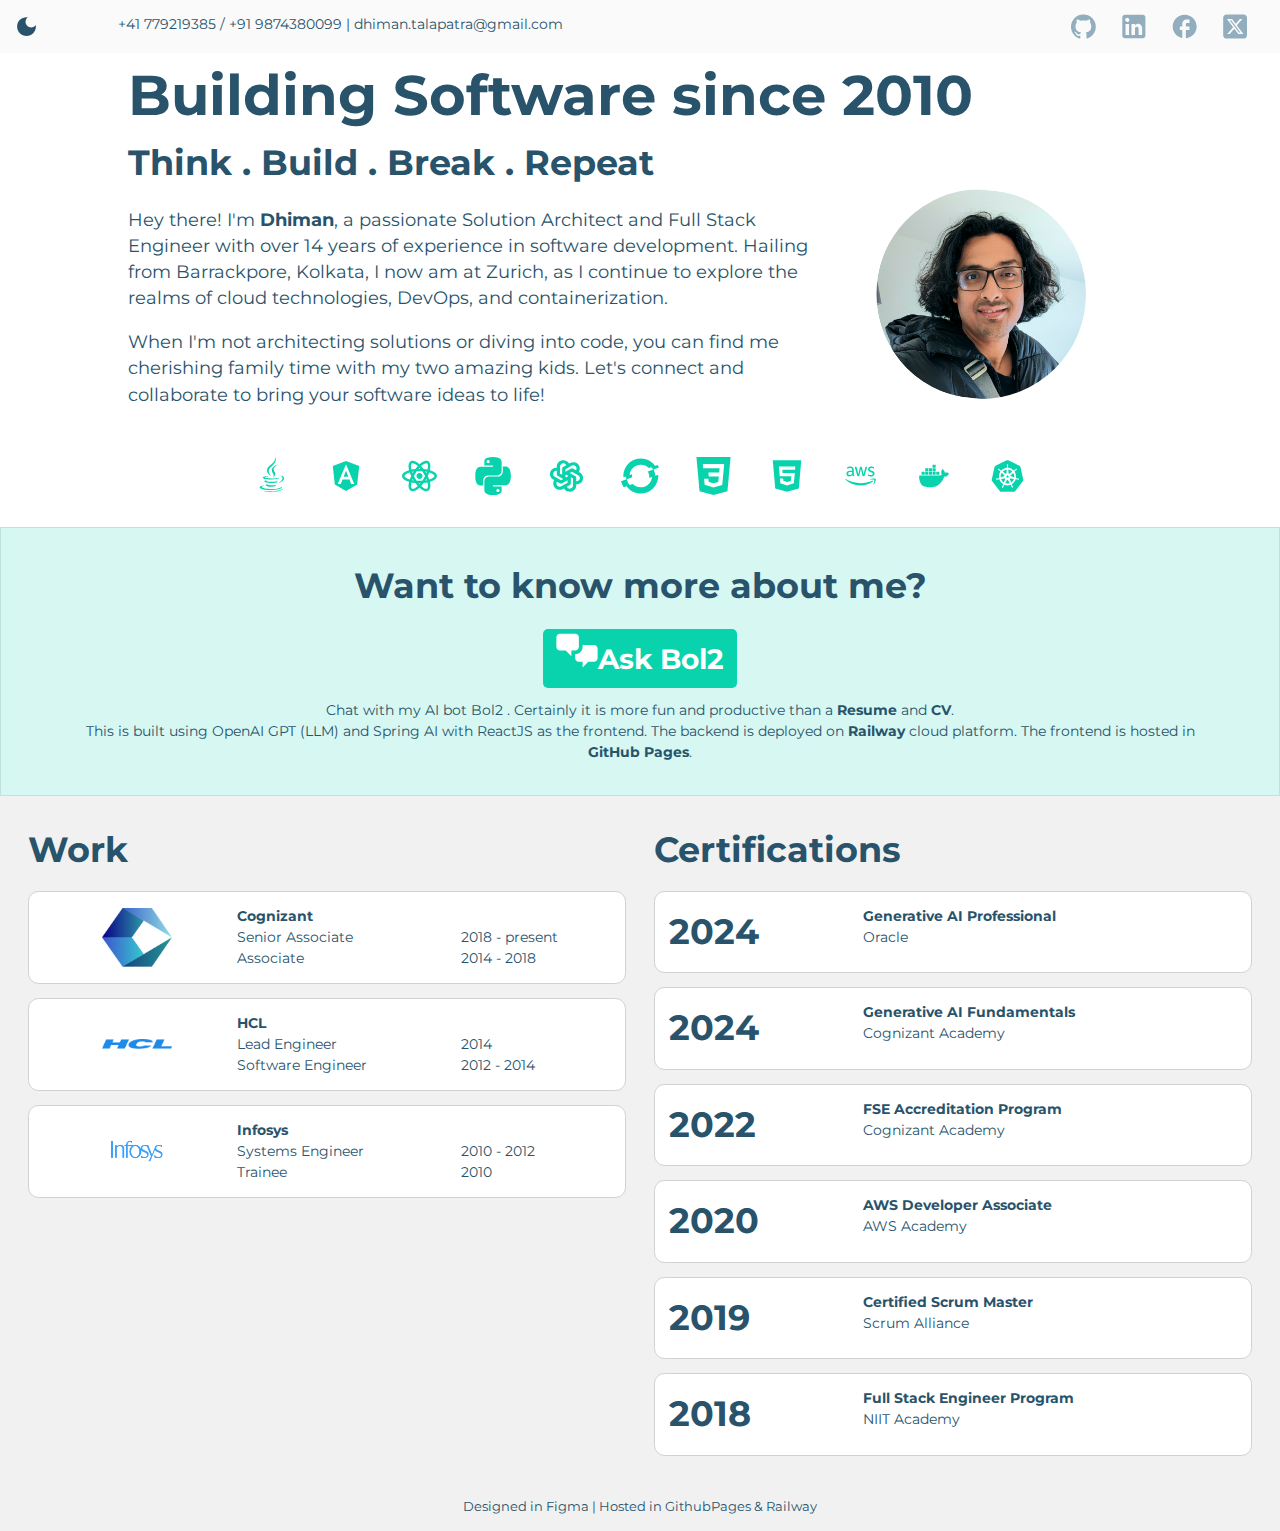
<file: index.html>
<html>
    <head>
        <title>Dhiman Talapatra - Full Stack Developer</title>
        <meta name="viewport" content="width=device-width, initial-scale=1.0">
        <meta name="description" content="Dhiman Talapatra is Solution Architect with Full Stack Developer bacgground having more than 14 years experience in Programming and web development, mobile(Android) development 
        using Java, Python, Kotlin, Angular, ReactJS, React, HTML5, CSS3, Bootstrap, Spring, Flutter, Android, mobile developement, Oracle, MySql MongoDB with the additional experience in cloud platforms like Heroku, Jenkins, openShift, Docker ,firebase">
        <meta name="keywords" content="Dhiman Talapatra, Solution Achitect, Full Stack Developer,Programmer, web developement, web developer, AWS Developer Associate, Open Shift, Kubernetes, Docker, Jenkins,
        Java, Kotlin, Python, Angular ,HTML5, CSS3, Bootstrap, Spring, Oracle, MySql, mysql, MongoDB, cloud, cloud platforms, Heroku, Azure, AWS, firebase, android, mobile developer, flutter">
    
        <link rel="preconnect" href="https://fonts.googleapis.com">
        <link rel="preconnect" href="https://fonts.gstatic.com" crossorigin>
        <link href="https://fonts.googleapis.com/css2?family=Montserrat:ital,wght@0,100..900;1,100..900&display=swap" rel="stylesheet">
        <link rel="stylesheet" href="home.css"/>
    </head>
    <body>
        <div class="wrapper">
        <section class="topBar">
            <div id="darkModeBtn" class="iconButton">
                <img src="icons/darkMode.svg" alt="darkMode" class="primaryIcon">
            </div>
            <div id="lightModeBtn" class="iconButton">
                <img src="icons/lightMode.svg" alt="light" class="primaryIcon">
            </div>
            <div class="contactInfo">+41 779219385 / +91 9874380099  | dhiman.talapatra@gmail.com</div>
            <div class="socialMedia">
                <div>
                    <a href="https://www.github.com/dhiman1987" target="_blank">
                        <img src="icons/github.svg" alt="github" class="primaryIcon">
                    </a>
                </div>
                <div>
                    <a href="https://www.linkedin.com/in/dhiman-talapatra" target="_blank">
                        <img src="icons/linkedin.svg" alt="linkedin" class="primaryIcon">
                    </a>
                </div>
                <div>
                    <a href="https://www.facebook.com/dhiman1987" target="_blank">
                        <img src="icons/facebook.svg" alt="facebook" class="primaryIcon">
                    </a>
                </div>
                <div>
                    <a href="https://www.twitter.com/dhimantalapatra" target="_blank">
                        <img src="icons/x.svg" alt="x twitter" class="primaryIcon">
                    </a>
                </div>
            </div>
        </section>
        <section class="mainSection">
                <h1>Building Software since 2010</h1>
                <h3>Think . Build . Break . Repeat</h3>
                <div class="aboutMe">
                    <div class="aboutMeText">
                        <p>
                        Hey there! I'm <strong>Dhiman</strong>, a passionate Solution Architect and Full Stack Engineer 
                        with over 14 years of experience in software development. 
                        Hailing from Barrackpore, Kolkata, I now am at Zurich, 
                        as I continue to explore the realms of cloud technologies, 
                        DevOps, and containerization. 
                        </p>
                        <p>
                        When I'm not architecting solutions or diving into code, 
                        you can find me cherishing family time with my two amazing kids. 
                        Let's connect and collaborate to bring your software ideas to life!
                        </p>
                    </div>
                    <div class="imageContainer"><img src="pics/dhimanPic.png" alt="main pic" class="mainImage"/></div>
                </div>
                
                <div class="skillIcons">
                    <img src="icons/java.svg" alt="java">
                    <img src="icons/angular.svg" alt="angular">
                    <img src="icons/react.svg" alt="react">
                    <img src="icons/python.svg" alt="python">
                    <img src="icons/openai.svg" alt="openai">
                    <img src="icons/openshift.svg" alt="openshift">
                    <img src="icons/css.svg" alt="css">
                    <img src="icons/html.svg" alt="html">
                    <img src="icons/aws.svg" alt="aws">
                    <img src="icons/docker.svg" alt="docker">
                    <img src="icons/kubernetes.svg" alt="kubernetes">
                </div>
        </section>
        <section class="chatSection">
                <h3>Want to know more about me? </h3>
                <div> 
                    <a href="/chat.html" class="primaryButton" id="chatDark"> <img src="icons/chatDark.svg" class="chatIcon">Ask Bol2</a>
                    <a href="/chat.html" class="primaryButton" id="chatLight"> <img src="icons/chatLight.svg" class="chatIcon">Ask Bol2</a>
                </div>
                <div>
                    Chat with my AI bot Bol2 . Certainly it is more fun and productive than a  
                    <strong><a href="./dhiman-talapatra-resume-2024.pdf">Resume</a></strong> and 
                    <strong><a href="./dhiman-talapatra-cv-2023.pdf">CV</a></strong>.
                    <br>
This is built using OpenAI GPT (LLM) and Spring AI with ReactJS as the frontend. 
The backend is deployed on <strong><a href="https://railway.app">Railway</a></strong> cloud platform.
The frontend is hosted in <strong><a href="https://pages.github.com">GitHub Pages</a></strong>.
                </div>
        </section>
        <section class="workEx">
            <div class="work">
                <h3>Work</h3>
                <div class="workCard">
                    <div class="orgLogoContainer">
                        <img src="pics/cognizantLogo.png" alt="Cognizant Logo" class="orgLogo"/>
                    </div>
                    <div class="exp">
                        <h4>Cognizant</h4>
                        <div class="expItem"><div>Senior Associate </div><div>2018 - present</div></div>
                        <div class="expItem"><div>Associate</div><div>2014 - 2018</div></div>
                    </div>
                </div>
                <div class="workCard">
                    <div class="orgLogoContainer">
                        <img src="pics/hclLogo.png" alt="HCL Logo" class="orgLogo"/>
                    </div>
                    <div class="exp">
                        <h4>HCL</h4>
                        <div class="expItem"><div>Lead Engineer</div><div>2014</div></div>
                        <div class="expItem"><div>Software Engineer</div><div>2012 - 2014</div></div>
                    </div>
                </div>
                <div class="workCard">
                    <div class="orgLogoContainer">
                        <img src="pics/infosysLogo.png" alt="Infosys Logo" class="orgLogo"/>
                    </div>
                    <div class="exp">
                        <h4>Infosys</h4>
                        <div class="expItem"><div>Systems Engineer</div><div>2010 - 2012</div></div>
                        <div class="expItem"><div>Trainee</div><div>2010</div></div>
                    </div>
                </div>
            </div>
            <div class="cetifications">
                <h3>Certifications</h3>
                <div class="workCard">
                    <h3>2024</h3>
                    <div>
                        <h4>Generative AI Professional</h4>
                        <div>Oracle</div>
                    </div>
                </div>
                <div class="workCard">
                    <h3>2024</h3>
                    <div>
                        <h4>Generative AI Fundamentals</h4>
                        <div>Cognizant Academy</div>
                    </div>
                </div>
                <div class="workCard">
                    <h3>2022</h3>
                    <div>
                        <h4>FSE Accreditation Program</h4>
                        <div>Cognizant Academy</div>
                    </div>
                </div>
                <div class="workCard">
                    <h3>2020</h3>
                    <div>
                        <h4>AWS Developer Associate</h4>
                        <div>AWS Academy</div>
                    </div>
                </div>
                <div class="workCard">
                    <h3>2019</h3>
                    <div>
                        <h4>Certified Scrum Master</h4>
                        <div>Scrum Alliance</div>
                    </div>
                </div>
                <div class="workCard">
                    <h3>2018</h3>
                    <div>
                        <h4>Full Stack Engineer Program</h4>
                        <div>NIIT Academy</div>
                    </div>
                </div>

            </div>

        </section>
        <footer class="footer">
            <div>Designed in Figma | Hosted in GithubPages & Railway </div>
        </footer>
    </div>
    </body>
    <script src="home.js"></script>
</html>
</file>
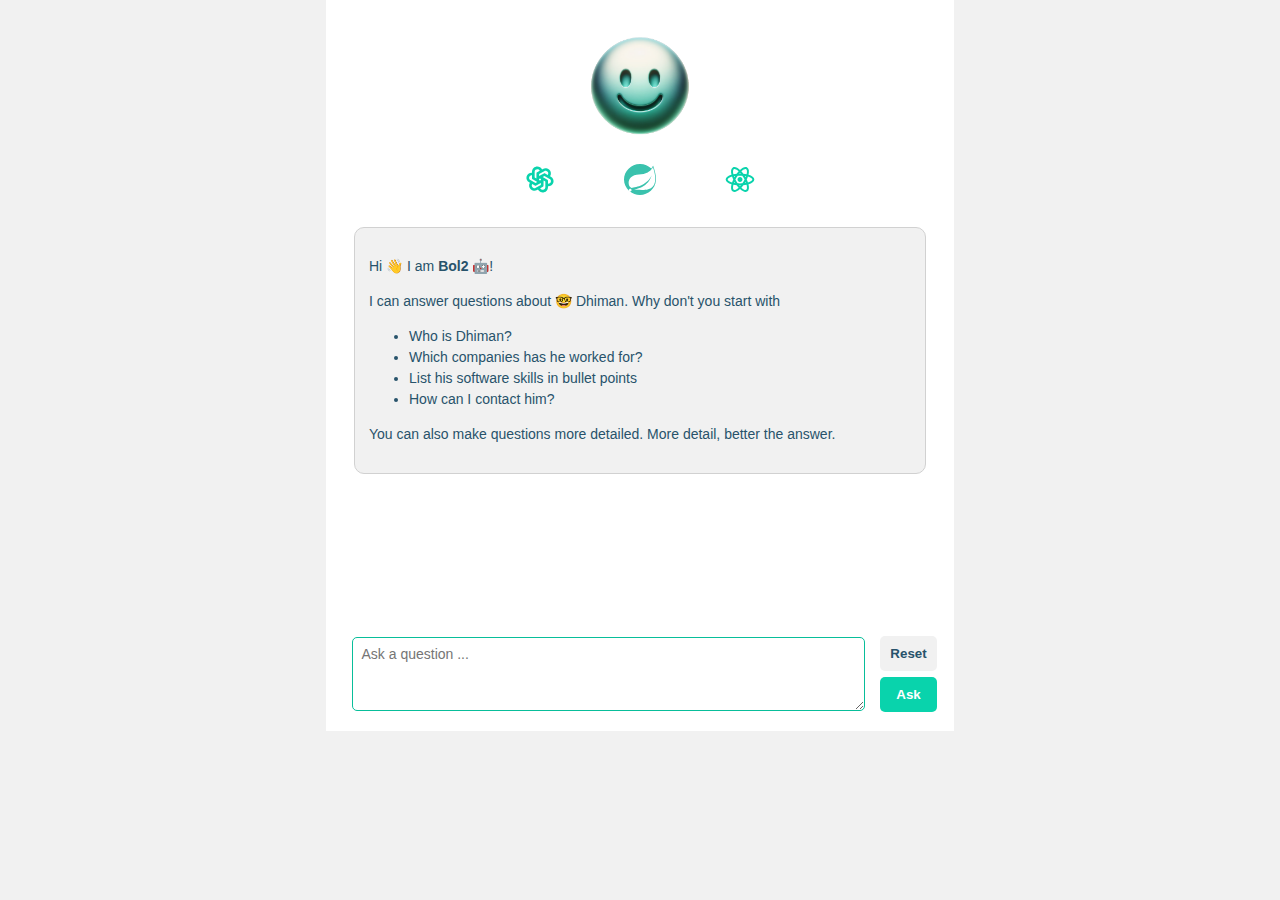
<file: chat.html>
<!doctype html>
<html lang="en">
  <head>
    <meta charset="UTF-8" />
    <link rel="icon" type="image/ico" href="/favicon.ico" />
    <meta name="viewport" content="width=device-width, initial-scale=1.0" />
    <title>Dhiman Talapatra - Ask Bol2</title>
    <script type="module" crossorigin src="chat/index-bc3cb13a.js"></script>
    <link rel="stylesheet" href="chat/index-2491a358.css">
  </head>
  <body>
    <div id="root"></div>
    
  </body>
  <script>
    let theme = localStorage.getItem("theme");
    if(!theme){
      if (window.matchMedia && window.matchMedia("(prefers-color-scheme: dark)").matches) {
        theme = "dark";
      } else {
        theme = "light";
      }
    }
    console.log("Setting theme as "+theme);
    localStorage.setItem("theme",theme);
    document.documentElement.setAttribute("data-theme", theme);
</script>
</html>
</file>
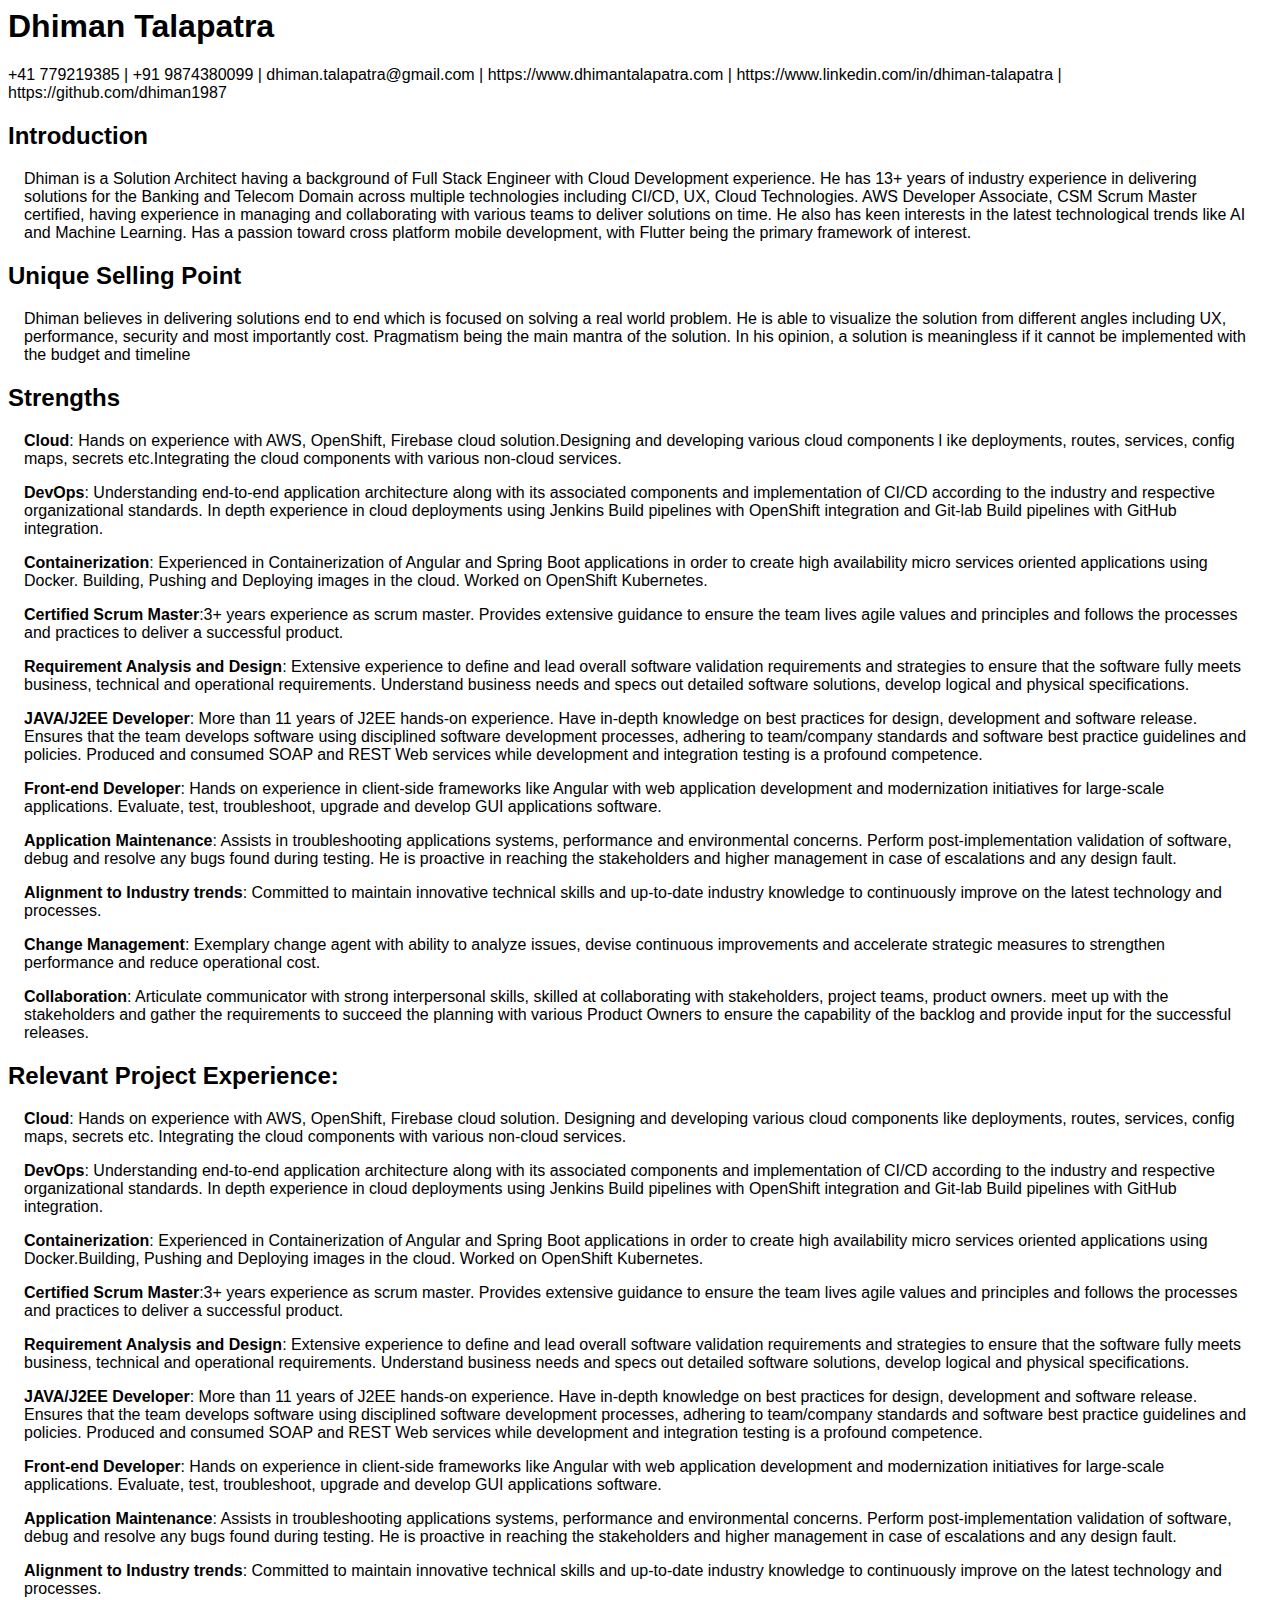
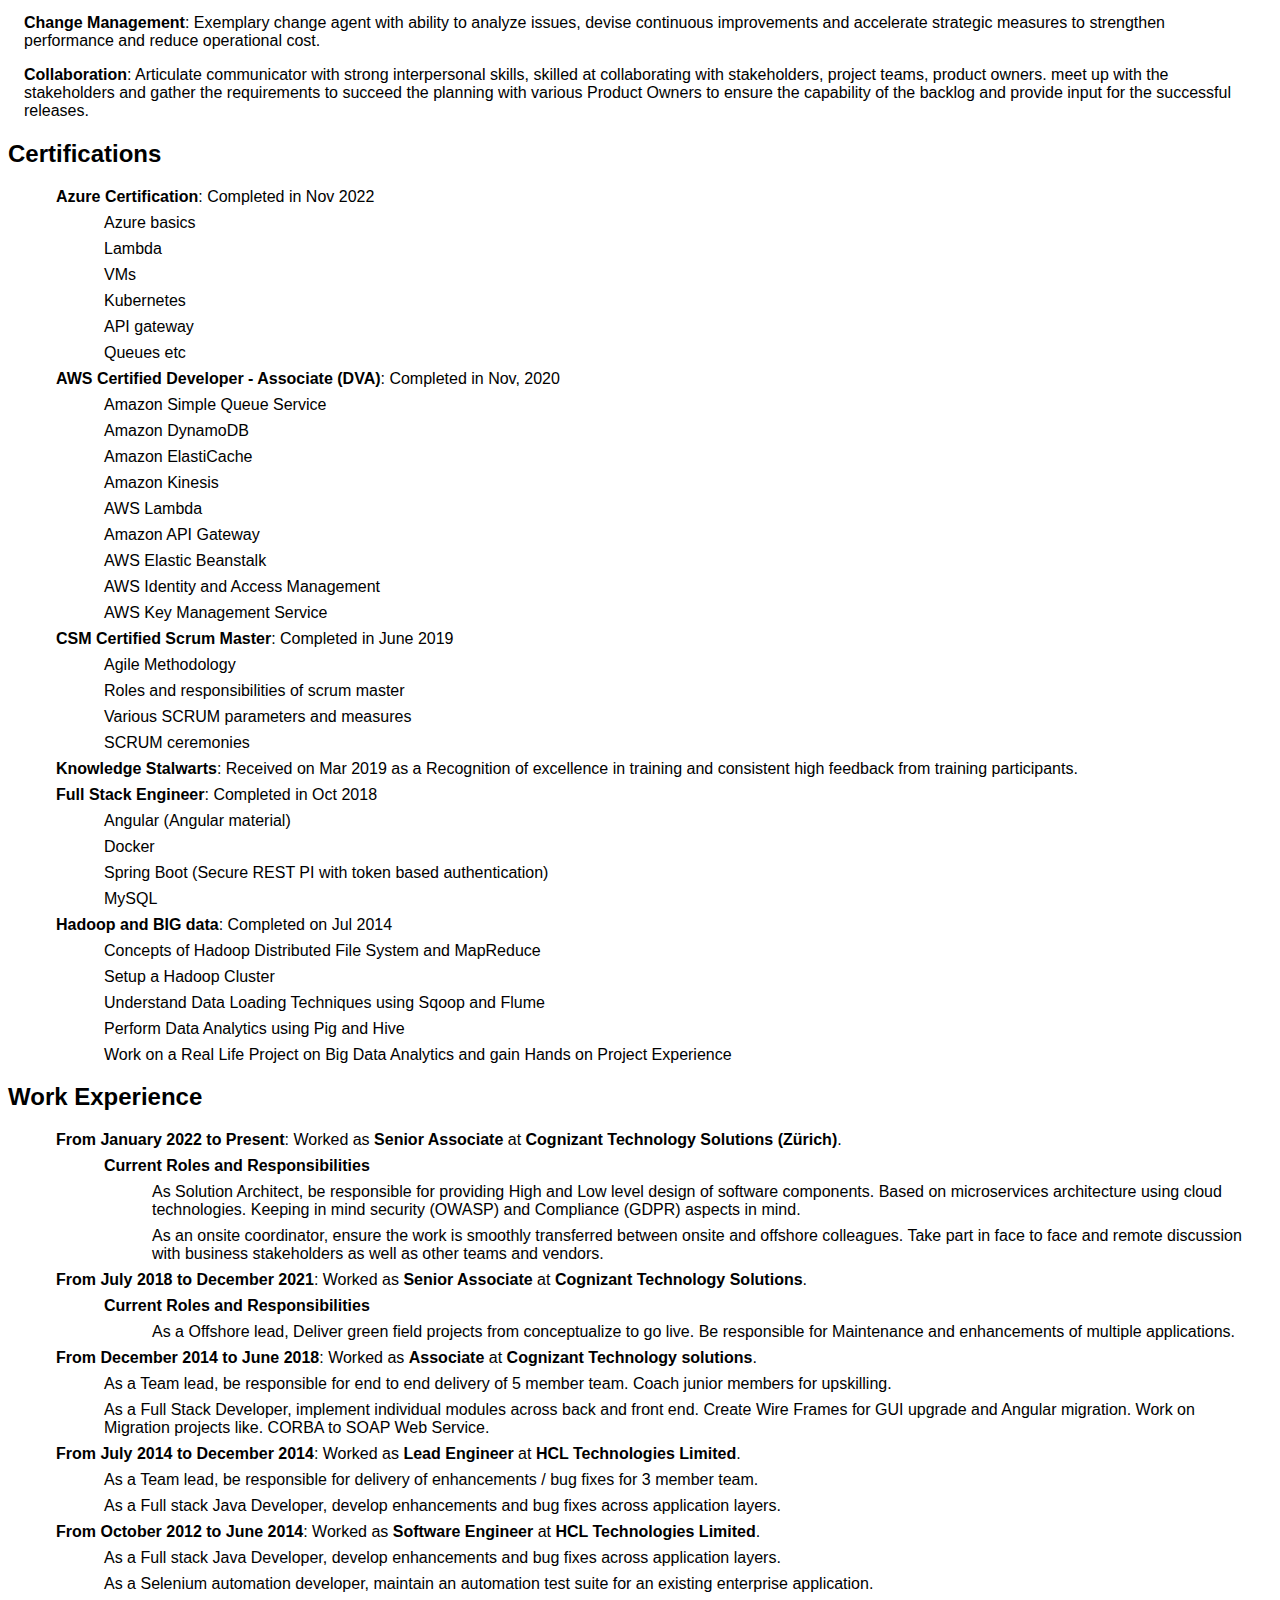
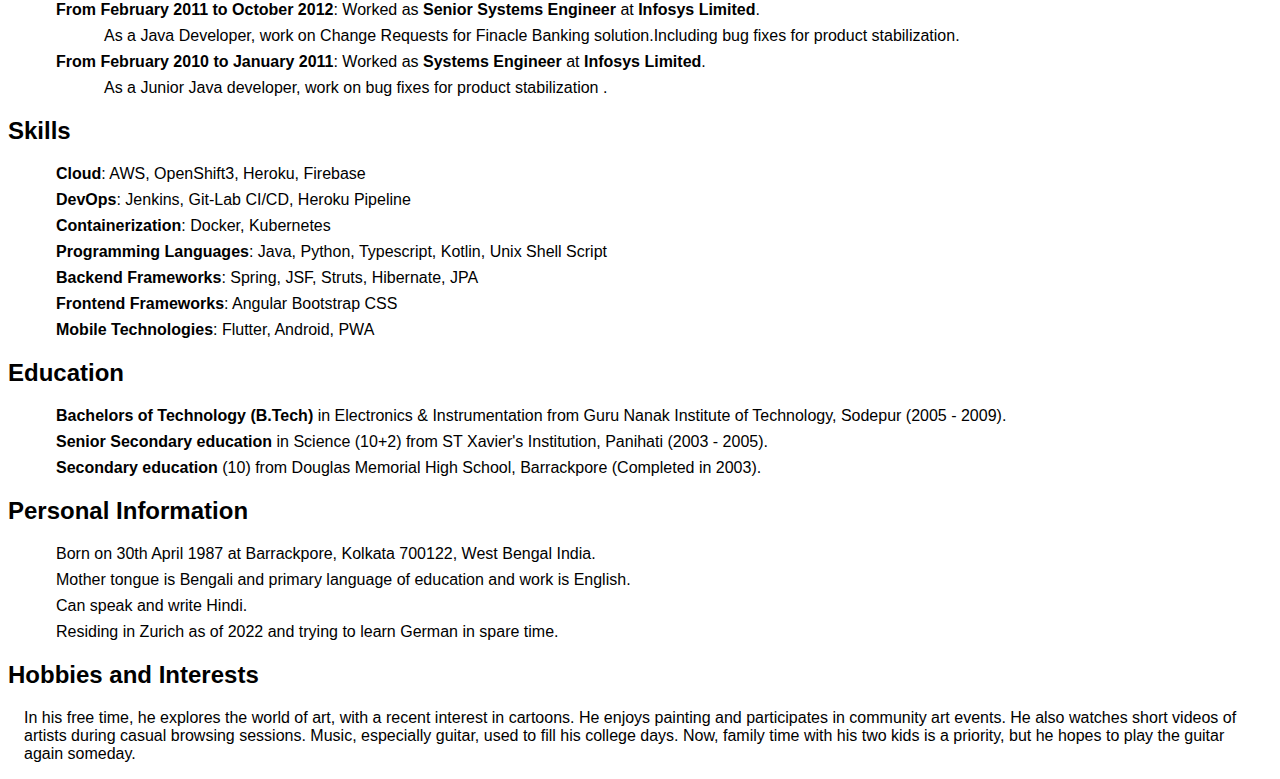
<file: plaintext.html>
<html>
    <head>
        <meta content="text/html; charset=UTF-8" http-equiv="content-type">
        <meta name="color-scheme" content="light dark">
        <style>
            body {
                font-family: Arial, Helvetica, sans-serif;
            }

            li {
                list-style: none;
                margin: 0.5em;
            }
            p{
              margin: 1em;
            }
        </style>
    </head>
    <body>
        <h1>Dhiman Talapatra </h1>
        +41 779219385 | +91 9874380099 | dhiman.talapatra@gmail.com | https://www.dhimantalapatra.com | https://www.linkedin.com/in/dhiman-talapatra | https://github.com/dhiman1987
        
        <h2>Introduction</h2>
        <p>
            Dhiman is a Solution Architect having a background of Full Stack Engineer with Cloud Development experience. He has 13+ years of industry experience in delivering solutions for the Banking and Telecom Domain across multiple technologies including CI/CD, UX, Cloud Technologies. AWS Developer Associate, CSM Scrum Master certified, having experience in managing and collaborating with various teams to deliver solutions on time. He also has keen interests in the latest technological trends like AI and Machine Learning. Has a passion toward cross platform mobile development, with Flutter being the primary framework of interest.
        </p>
        <h2>Unique Selling Point</h2>
        <p>
            Dhiman believes in delivering solutions end to end which is focused on solving a real world problem. He is able to visualize the solution from different angles including UX, performance, security and most importantly cost. Pragmatism being the main mantra of the solution. In his opinion, a solution is meaningless if it cannot be implemented with the budget and timeline
        </p>
        <h2>Strengths</h2>

        <p>
            <strong>Cloud</strong>: Hands on experience with AWS, OpenShift, Firebase cloud solution.Designing and developing various cloud components l
                          ike deployments, routes, services, config maps, secrets etc.Integrating the cloud components with various non-cloud services.
        </p>
        <p>
            <strong>DevOps</strong>: Understanding end-to-end application architecture along with its associated components and implementation of CI/CD according 
                          to the industry and respective organizational standards.
                          In depth experience in cloud deployments using Jenkins Build pipelines with OpenShift integration and Git-lab Build pipelines with GitHub integration.
        </p>
        <p>
            <strong>Containerization</strong>: Experienced in Containerization of Angular and Spring Boot applications in order to create high availability micro services oriented applications using Docker.
                          Building, Pushing and Deploying images in the cloud.
                          Worked on OpenShift Kubernetes.
        </p>
        <p>
            <strong>Certified Scrum Master</strong>:3+ years experience as scrum master. Provides extensive guidance to ensure the team lives agile values 
                          and principles and follows the processes and practices to deliver a successful product.
        </p>
        <p>
            <strong>Requirement Analysis and Design</strong>: Extensive experience to define and lead overall software validation requirements and strategies to ensure that the software fully meets business, 
                          technical and operational requirements. Understand business needs and specs out detailed software solutions, develop logical and physical specifications.
        </p>
        <p>
            <strong>JAVA/J2EE Developer</strong>: More than 11 years of J2EE hands-on experience.
                            Have in-depth knowledge on best practices for design, development and software release.
                            Ensures that the team develops software using disciplined software development processes, adhering to team/company standards and software best 
                            practice guidelines and policies. Produced and consumed SOAP and REST Web services while development and integration testing is a profound competence.
        </p>
        <p>
            <strong>Front-end Developer</strong>: Hands on experience in client-side frameworks like Angular with web application development and modernization 
                            initiatives for large-scale applications. Evaluate, test, troubleshoot, upgrade and develop GUI applications software.
        </p>
        <p>
            <strong>Application Maintenance</strong>: Assists in troubleshooting applications systems, performance and environmental concerns.
                          Perform post-implementation validation of software, debug and resolve any bugs found during testing. 
                          He is proactive in reaching the stakeholders and higher management in case of escalations and any design fault.
        </p>
        <p>
            <strong>Alignment to Industry trends</strong>: Committed to maintain innovative technical skills and up-to-date industry knowledge to continuously 
                          improve on the latest technology and processes.
        </p>
        <p>
            <strong>Change Management</strong>: Exemplary change agent with ability to analyze issues, 
                          devise continuous improvements and accelerate strategic measures to strengthen performance and reduce operational cost.
        </p>
        <p>
            <strong>Collaboration</strong>: Articulate communicator with strong interpersonal skills, skilled at collaborating with stakeholders, project teams, product owners.
                          meet up with the stakeholders and gather the requirements to succeed the planning with various Product Owners to ensure 
                          the capability of the backlog and provide input for the successful releases.
        </p>


        <h2>Relevant Project Experience:</h2>
        <p>
            <strong>Cloud</strong>: Hands on experience with AWS, OpenShift, Firebase cloud solution.
                          Designing and developing various cloud components like deployments, routes, services, config maps, secrets etc.
                          Integrating the cloud components with various non-cloud services.
        </p>
        <p>
            <strong>DevOps</strong>: Understanding end-to-end application architecture along with its associated components and implementation of CI/CD according 
                          to the industry and respective organizational standards.
                          In depth experience in cloud deployments using Jenkins Build pipelines with OpenShift integration and Git-lab Build pipelines with GitHub integration.
        </p>
        <p>
            <strong>Containerization</strong>: Experienced in Containerization of Angular and Spring Boot applications in order to create high availability 
                          micro services oriented applications using Docker.Building, Pushing and Deploying images in the cloud. Worked on OpenShift Kubernetes.
        </p>
        <p>
            <strong>Certified Scrum Master</strong>:3+ years experience as scrum master.
                          Provides extensive guidance to ensure the team lives agile values and principles and follows the processes and practices to deliver a successful product.
        </p>
        <p>
            <strong>Requirement Analysis and Design</strong>: Extensive experience to define and lead overall software validation requirements 
                          and strategies to ensure that the software fully meets business, technical and operational requirements.
                          Understand business needs and specs out detailed software solutions, develop logical and physical specifications.
        </p>
        <p>
            <strong>JAVA/J2EE Developer</strong>: More than 11 years of J2EE hands-on experience.
                            Have in-depth knowledge on best practices for design, development and software release.
                            Ensures that the team develops software using disciplined software development processes, adhering to team/company standards and software best practice guidelines and policies.
                            Produced and consumed SOAP and REST Web services while development and integration testing is a profound competence.
        </p>
        <p>
            <strong>Front-end Developer</strong>: Hands on experience in client-side frameworks like Angular with web application development and modernization 
                          initiatives for large-scale applications. Evaluate, test, troubleshoot, upgrade and develop GUI applications software.
        </p>
        <p>
            <strong>Application Maintenance</strong>: Assists in troubleshooting applications systems, performance and environmental concerns.
                          Perform post-implementation validation of software, debug and resolve any bugs found during testing.
                          He is proactive in reaching the stakeholders and higher management in case of escalations and any design fault.
        </p>
        <p>
            <strong>Alignment to Industry trends</strong>: Committed to maintain innovative technical skills and up-to-date industry knowledge to 
                          continuously improve on the latest technology and processes.</p>
        <p>
            <strong>Change Management</strong>: Exemplary change agent with ability to analyze issues, devise continuous improvements and accelerate strategic 
                          measures to strengthen performance and reduce operational cost.</p>
        <p>
            <strong>Collaboration</strong>: Articulate communicator with strong interpersonal skills, skilled at collaborating with stakeholders, project teams, product owners.
                          meet up with the stakeholders and gather the requirements to succeed the planning with various Product Owners to ensure the capability of the 
                          backlog and provide input for the successful releases.
        </p>

        <h2>Certifications</h2>
        <ul>
            <li>
                <strong>Azure Certification</strong>: Completed in Nov 2022
                <ul>
                    <li>Azure basics</li>
                    <li>Lambda</li>
                    <li>VMs</li>
                    <li>Kubernetes</li>
                    <li>API gateway</li>
                    <li>Queues etc</li>
                </ul>
            </li>
            <li>
                <strong>AWS Certified Developer - Associate (DVA)</strong>: Completed in Nov, 2020
                <ul>
                    <li>Amazon Simple Queue Service</li>
                    <li>Amazon DynamoDB</li>
                    <li>Amazon ElastiCache</li>
                    <li>Amazon Kinesis</li>
                    <li>AWS Lambda</li>
                    <li>Amazon API Gateway</li>
                    <li>AWS Elastic Beanstalk</li>
                    <li>AWS Identity and Access Management</li>
                    <li>AWS Key Management Service</li>
                </ul>
            </li>
            <li>
                <strong>CSM Certified Scrum Master</strong>: Completed in June 2019
                <ul>
                    <li>Agile Methodology</li>
                    <li>Roles and responsibilities of scrum master</li>
                    <li>Various SCRUM parameters and measures</li>
                    <li>SCRUM ceremonies</li>
                </ul>
            </li>
            <li>
                <strong>Knowledge Stalwarts</strong>: Received on Mar 2019 as a Recognition of excellence in training and consistent high feedback from training participants.</li>
            <li>
                <strong>Full Stack Engineer</strong>: Completed in Oct 2018
                <ul>
                    <li>Angular (Angular material)</li>
                    <li>Docker</li>
                    <li>Spring Boot (Secure REST PI with token based authentication)</li>
                    <li>MySQL</li>
                </ul>
            </li>
            <li>
                <strong>Hadoop and BIG data</strong>: Completed on Jul 2014
                <ul>
                    <li>Concepts of Hadoop Distributed File System and MapReduce</li>
                    <li>Setup a Hadoop Cluster</li>
                    <li>Understand Data Loading Techniques using Sqoop and Flume</li>
                    <li>Perform Data Analytics using Pig and Hive</li>
                    <li>Work on a Real Life Project on Big Data Analytics and gain Hands on Project Experience</lI>
                </ul>
            </li>
        </ul>
        <h2>Work Experience</h2>
        <ul>
            <li>
                <strong>From January 2022 to Present</strong>: Worked as <strong>Senior Associate</strong> at <strong>Cognizant Technology Solutions (Zürich)</strong>.
                <ul>
                    <li>
                        <strong>Current Roles and Responsibilities</strong>
                        <ul>
                            <li>As Solution Architect, be responsible for providing High and Low level design of software components. Based on microservices architecture using cloud technologies. Keeping in mind security (OWASP) and Compliance (GDPR) aspects in mind.</li>
                            <li>As an onsite coordinator, ensure the work is smoothly transferred between onsite and offshore colleagues. Take part in face to face and remote discussion with business stakeholders as well as other teams and vendors.</li>
                        </ul>
                    </li>
                </ul>
            </li>
            <li>
                <strong>From July 2018 to December 2021</strong>: Worked as <strong>Senior Associate</strong> at <strong>Cognizant Technology Solutions</strong>.
                <ul>
                    <li>
                        <strong>Current Roles and Responsibilities</strong>
                        <ul>
                            <li>As a Offshore lead, Deliver green field projects from conceptualize to go live. Be responsible for Maintenance and enhancements of multiple applications.</li>
                        </ul>
                    </li>
                </ul>
            </li>
            <li>
                <strong>From December 2014 to June 2018</strong>: Worked as <strong>Associate</strong> at <strong>Cognizant Technology solutions</strong>.
                <ul>
                    <li>As a Team lead, be responsible for end to end delivery of 5 member team. Coach junior members for upskilling.</li>
                    <li>As a Full Stack Developer, implement individual modules across back and front end. Create Wire Frames for GUI upgrade and Angular migration. Work on Migration projects like. CORBA to SOAP Web Service.</li>
                </ul>
            </li>
            <li>
                <strong>From July 2014 to December 2014</strong>: Worked as <strong>Lead Engineer</strong>  at <strong>HCL Technologies Limited</strong>.
                <ul>
                    <li>As a Team lead, be responsible for delivery of enhancements / bug fixes for 3 member team.</li>
                    <li>As a Full stack Java Developer, develop enhancements and bug fixes across application layers.</li>
                </ul>
            </li>
            <li>
                <strong>From October 2012 to June 2014</strong>: Worked as <strong>Software Engineer</strong>  at <strong>HCL Technologies Limited</strong>.
                <ul>
                    <li>As a Full stack Java Developer, develop enhancements and bug fixes across application layers.</li>
                    <li>As a Selenium automation developer, maintain an automation test suite for an existing enterprise application.</li>
                </ul>
            </li>
            <li>
                <strong>From February 2011 to October 2012</strong>: Worked as <strong>Senior Systems Engineer</strong> at <strong>Infosys Limited</strong>.
                <ul>
                    <li>As a Java Developer, work on Change Requests for Finacle Banking solution.Including bug fixes for product stabilization.</li>
                </ul>
            </li>
            <li>
                <strong>From February 2010 to January 2011</strong>: Worked as <strong>Systems Engineer</strong>  at <strong>Infosys Limited</strong>.
                <ul>
                    <li>As a Junior Java developer, work on bug fixes for product stabilization .</li>
                </ul>
            </li>
        </ul>
        <h2>Skills</h2>
        <ul>
            <li>
                <strong>Cloud</strong>: AWS, OpenShift3, Heroku, Firebase</li>
            <li>
                <strong>DevOps</strong>: Jenkins, Git-Lab CI/CD, Heroku Pipeline</li>
            <li>
                <strong>Containerization</strong>: Docker, Kubernetes</li>
            <li>
                <strong>Programming Languages</strong>: Java, Python, Typescript, Kotlin, Unix Shell Script</li>
            <li>
                <strong>Backend Frameworks</strong>: Spring, JSF, Struts, Hibernate, JPA</li>
            <li>
                <strong>Frontend Frameworks</strong>: Angular Bootstrap CSS</li>
            <li>
                <strong>Mobile Technologies</strong>: Flutter, Android, PWA</li>
        </ul>
        <h2>Education</h2>
        <ul>
            <li>
                <strong>Bachelors of Technology (B.Tech)</strong>
                in Electronics & Instrumentation from Guru Nanak Institute of Technology, Sodepur (2005 - 2009).</li>
            <li>
                <strong>Senior Secondary education</strong>
                in Science (10+2) from ST Xavier's Institution, Panihati (2003 - 2005).</li>
            <li>
                <strong>Secondary education</strong>
                (10) from Douglas Memorial High School, Barrackpore (Completed in 2003).</li>
        </ul>
    </body>
</html></li><h2>Personal Information</h2><ul>
<li>Born on 30th April 1987 at Barrackpore, Kolkata 700122, West Bengal India.</li>
<li>Mother tongue is Bengali and primary language of education and work is English.</li>
<li>Can speak and write Hindi.</li>
<li>Residing in Zurich as of 2022 and trying to learn German in spare time.</li></ul>
<h2>Hobbies and Interests</h2>
<p>
  In his free time, he explores the world of art, with a recent interest in cartoons. He enjoys painting and participates in community art events. 
  He also watches short videos of artists during casual browsing sessions. Music, especially guitar, used to fill his college days. Now, 
  family time with his two kids is a priority, but he hopes to play the guitar again someday.
</p>
</body>
</html>
</file>
<file: home.css>
:root {
    --text: #28536B;
    --primary-background: #fff;
    --secondary-background: #f1f1f1;
    --top-bar-backfround: #fafafa;
    --chat-section-background: #d6f7f2;
    --chat-section-border: #bee3dd;
    --border: #d1d1d1;
    --primary-color: #09d3ac;
    --primary-color-dark: #08be9a;
    --primary-color-dark0: #02745d;
    /*--small-icon-color: #96A7A4;#7EA69F;#92AEBE*/

  
    font-family: Montserrat, 'Segoe UI', Tahoma, sans-serif;
    line-height: 1.5;
    font-size: 14px;
    font-weight: 400;
    background-color: var(--secondary-background);
    color: var(--text);
    font-synthesis: none;
    text-rendering: optimizeLegibility;
    -webkit-font-smoothing: antialiased;
    -moz-osx-font-smoothing: grayscale;
    -webkit-text-size-adjust: 100%;
  }
  
  [data-theme="dark"] {
        --text: #fff;
        --primary-background: #152b38;
        --secondary-background: #193444;
        --top-bar-backfround: #1d3645;
        --chat-section-background: #0d1922;
        --chat-section-border: #375954;
        --border: #355263;
  }

body {
    background-color: var(--primary-background);
    padding:0px;
    margin:0px;
    color: var(--text);
}

a {
    color: var(--text);
    text-decoration: none;
}

a:hover {
    font-weight: bolder;
}

.primaryIcon{
    height: 1.75rem;
    width: 1.75rem;
}

section{
    margin:0px;
}

h1 {
    font-size: 4rem;
    font-weight: bolder;
    margin: 0.5rem;
}

h3 {
    font-size: 2.5rem;
    font-weight: bolder;
    margin: 0.5rem;
}


.topBar {
    display: grid;
    background-color: var(--top-bar-backfround);
    grid-template-columns: 2fr 7fr 3fr; 
    padding:1rem;
}

.socialMedia {
    display: grid;
    grid-template-columns: repeat(2, 1fr); 
    gap: 0.5rem;
    margin-left: 1rem;
}

@media(min-width: 600px){
    .socialMedia {
        grid-template-columns: repeat(4, 1fr);   
    }
    .topBar {
        grid-template-columns: 1fr 9fr 2fr; 
    }
}


.mainSection {
    background-color:var(--primary-background);
    margin: 0% 10% 0% 10%;
}

.mainSection h1, h3 {
    margin: 0em;
}

.mainImage {
    height: 15rem;
    width: 15rem;
    border-radius: 50%;
}

.imageContainer{
    text-align: center;
    align-items: center;
}

.aboutMe{
    display: grid;
}

@media(min-width: 700px){
    .aboutMe{
        grid-template-columns: 2fr 1fr;
    }
}

.aboutMeText{
    font-size: 1.25rem;
}

.skillIcons{
    padding: 1rem 0rem 1rem 0rem;
    display: flex;
    justify-content: center;
    flex-wrap: wrap-reverse;
}


.skillIcons img {
    width: 2.75rem;
    height: 2.75rem;
    margin: 1.25rem;
}

.chatIcon {
    width: 3rem;
    height: 2.5rem;
}

.chatSection{
    display: grid;
    gap: 1.5rem;
    text-align: center;
    background-color: var(--chat-section-background);
    border: 1px solid var(--chat-section-border);
    padding: 2.5% 5% 2.5% 5%;

}

.iconButton {
    cursor: pointer;
}

.primaryButton {
    background-color: var(--primary-color);
    color: var(--primary-background);
    padding: 0.9rem;
    border: none;
    border-radius: 5px;
    font-size: 2rem;
    font-weight: bold;
    cursor: pointer;
    align-content: center;
}

.primaryButton:hover {
    background-color: var(--primary-color-dark);
}

.workEx{
    background-color: var(--secondary-background);
    display: grid;
    gap: 2rem;
    grid-template-columns: repeat(auto-fit, minmax(300px, 1fr));
    padding: 2rem;
}

.work, .cetifications{
    display: grid;
    gap: 1rem;
    align-content:start;
}

.workCard{
    background-color: var(--primary-background);
    border-radius: 0.75rem;
    border: 1px solid var(--border);
    padding: 1rem;
    display: grid;
    gap: 0.5rem;
    text-align: center;
}

@media (min-width: 500px){
    .workCard{
        grid-template-columns: 1fr 2fr;
        text-align: left;
    }
}

.orgLogo{
    width: 5rem;
    display:block;
}

.orgLogoContainer{
    text-align: center;
    margin:auto;

}

.exp{
    display: grid;
    grid-template-rows: 1fr 1fr 1fr;
}

.expItem{
    display: grid;
    grid-template-columns: 3fr 2fr;
    text-align: left;
}

.workCard h4{
    margin: 0;
}

footer{
    background-color: var(--secondary-background);
    text-align: center;
    padding: 1rem;
    font-size: 0.9rem;
}
</file>
<file: chat/index-2491a358.css>
#root{margin:0 auto;padding:0rem;text-align:center;background-color:var(--secondary-background)}.wrapper{background-color:var(--primary-background);padding:1em;margin:auto;max-width:600px}h1,h2,h3,h4,h5{color:var(--text)}.mascot{height:10rem;width:10em}.yourMessageBox{text-align:right;padding:.1em 1em;background-color:var(--primary-color);color:var(--text);border-radius:10px;border:1px solid var(--primary-color-dark);margin:1em 2em 1em 5em}.messageBox{text-align:left;padding:1em;background-color:var(--secondary-background);border:1px solid var(--border);border-radius:10px;margin:1em}.messageArea{height:30em;overflow-x:scroll}.chatWidget{margin:0;width:100%;padding:0}.chatInput{display:flex;justify-content:space-between}.buttonGroup{display:flex;flex-basis:10%;flex-direction:column}.chatInputArea{flex-basis:90%}.chatInputText{padding:.6em;height:4em;font-size:1em;font-family:inherit;font-size:inherit;color:var(--heading-text);border:1.5px solid var(--primary-color-dark);border-radius:5px;background-color:var(--primary-background);outline:none;margin-top:.3em;width:92%}.mainButton{margin:.25em;padding:.75em;border-radius:5px;background-color:var(--primary-color);color:var(--primary-background);border:none;font-weight:700;cursor:pointer}.mainButton:hover{background-color:var(--primary-color-dark)}.secondaryButton{margin:.25em;padding:.75em;border-radius:5px;background-color:var(--secondary-background);color:var(--text);border:none;font-weight:700;cursor:pointer}.secondaryButton:hover{background-color:var(--secondary-color)}.bulletClass:before{content:"•";margin-left:.5em}.hiHand{font-size:1.5em}.iconBar{color:var(--text);margin:auto auto 1em;width:50%;display:flex;justify-content:space-around}.top-icon-wrapper{text-align:center;margin:.5em}.topIcon{width:2.25em;height:2.25em;margin:.25em;text-align:center}.top-icon-text{margin:0;font-size:.8em}.lds-ellipsis{display:inline-block;position:relative;width:80px;height:80px}.lds-ellipsis div{position:absolute;top:33px;width:13px;height:13px;border-radius:50%;background:#b0afaf;animation-timing-function:cubic-bezier(0,1,1,0)}.lds-ellipsis div:nth-child(1){left:8px;animation:lds-ellipsis1 .6s infinite}.lds-ellipsis div:nth-child(2){left:8px;animation:lds-ellipsis2 .6s infinite}.lds-ellipsis div:nth-child(3){left:32px;animation:lds-ellipsis2 .6s infinite}.lds-ellipsis div:nth-child(4){left:56px;animation:lds-ellipsis3 .6s infinite}@keyframes lds-ellipsis1{0%{transform:scale(0)}to{transform:scale(1)}}@keyframes lds-ellipsis3{0%{transform:scale(1)}to{transform:scale(0)}}@keyframes lds-ellipsis2{0%{transform:translate(0)}to{transform:translate(24px)}}:root{--text: #28536B;--primary-background: #fff;--secondary-background: #f1f1f1;--top-bar-background: #fafafa;--chat-section-background: #d6f7f2;--chat-section-border: #bee3dd;--border: #d1d1d1;--primary-color: #09d3ac;--primary-color-dark: #08be9a;font-family:Montserrat,Segoe UI,Tahoma,sans-serif;line-height:1.5;font-size:14px;font-weight:400;background-color:var(--secondary-background);color:var(--text);font-synthesis:none;text-rendering:optimizeLegibility;-webkit-font-smoothing:antialiased;-moz-osx-font-smoothing:grayscale;-webkit-text-size-adjust:100%}[data-theme=dark]{--text: #fff;--primary-background: #152b38;--secondary-background: #193444;--top-bar-background: #1d3645;--chat-section-background: #0d1922;--chat-section-border: #375954;--border: #355263}body{background-color:var(--primary-background);padding:0;margin:0;color:var(--text)}a{color:var(--text);text-decoration:none}a:hover{font-weight:bolder}.primaryIcon{height:1.75rem;width:1.75rem}section{margin:0}h1{font-size:4rem;font-weight:bolder;margin:.5rem}h3{font-size:2.5rem;font-weight:bolder;margin:.5rem}.topBar{display:grid;background-color:var(--top-bar-background);grid-template-columns:2fr 7fr 3fr;padding:1rem}.socialMedia{display:grid;grid-template-columns:repeat(2,1fr);gap:.5rem;margin-left:1rem}@media (min-width: 600px){.socialMedia{grid-template-columns:repeat(4,1fr)}.topBar{grid-template-columns:1fr 9fr 2fr}}.mainSection{background-color:var(--primary-background);margin:0% 10%}.mainSection h1,h3{margin:0}.mainImage{height:15rem;width:15rem;border-radius:50%}.imageContainer{text-align:center;align-items:center}.aboutMe{display:grid}@media (min-width: 700px){.aboutMe{grid-template-columns:2fr 1fr}}.aboutMeText{font-size:1.25rem}.skillIcons{padding:1rem 0rem;display:flex;justify-content:center;flex-wrap:wrap-reverse}.skillIcons img{width:2.75rem;height:2.75rem;margin:1.25rem}.chatIcon{width:3rem;height:2.5rem}.chatSection{display:grid;gap:1.5rem;text-align:center;background-color:var(--chat-section-background);border:1px solid var(--chat-section-border);padding:2.5% 5%}.iconButton{cursor:pointer}.primaryButton{background-color:var(--primary-color);color:var(--primary-background);padding:.9rem;border:none;border-radius:5px;font-size:2rem;font-weight:700;cursor:pointer;align-content:center}.primaryButton:hover{background-color:var(--primary-color-dark)}.workEx{background-color:var(--secondary-background);display:grid;gap:2rem;grid-template-columns:repeat(auto-fit,minmax(300px,1fr));padding:2rem}.work,.cetifications{display:grid;gap:1rem}.workCard{background-color:var(--primary-background);border-radius:.75rem;border:1px solid var(--border);padding:1rem;display:grid;gap:.5rem;text-align:center}@media (min-width: 500px){.workCard{grid-template-columns:1fr 2fr;text-align:left}}.orgLogo{width:5rem;display:block}.orgLogoContainer{text-align:center;margin:auto}.exp{display:grid;grid-template-rows:1fr 1fr 1fr}.expItem{display:grid;grid-template-columns:3fr 2fr;text-align:left}.workCard h4{margin:0}footer{background-color:var(--secondary-background);text-align:center;padding:1rem;font-size:.9rem}
</file>
